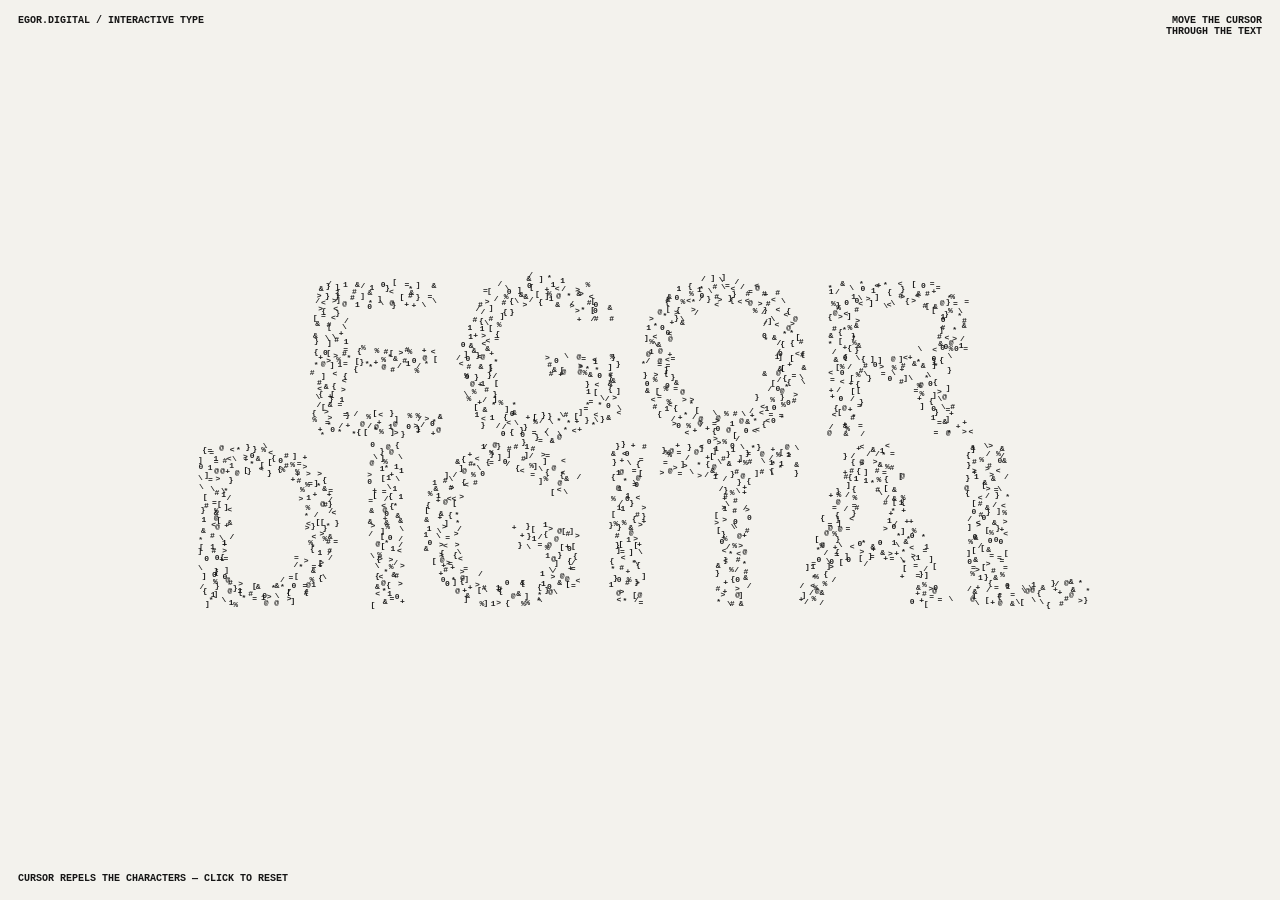
<file: effects/ascii-cursor-field/index.html>
<!doctype html>
<html lang="ru">
<head>
<meta charset="utf-8">
<meta name="viewport" content="width=device-width,initial-scale=1,viewport-fit=cover">
<title>ASCII Cursor Animation</title>
<style>
  :root{--bg:#f3f2ed;--fg:#151515}
  *{box-sizing:border-box}
  html,body{margin:0;width:100%;height:100%;overflow:hidden;background:var(--bg);color:var(--fg);font-family:Arial,Helvetica,sans-serif}
  canvas{position:fixed;inset:0;width:100%;height:100%;display:block}
  .meta{position:fixed;z-index:2;left:18px;right:18px;top:16px;display:flex;justify-content:space-between;gap:20px;font:700 10px/1.05 "Courier New",monospace;text-transform:uppercase;pointer-events:none}
  .meta span:last-child{text-align:right}
  .hint{position:fixed;z-index:2;left:18px;bottom:16px;font:700 10px/1 "Courier New",monospace;text-transform:uppercase;pointer-events:none}
  .cursor{position:fixed;z-index:3;width:26px;height:26px;border:1px solid var(--fg);border-radius:50%;transform:translate(-50%,-50%);pointer-events:none;opacity:0;transition:opacity .2s}
  @media (pointer:coarse){.cursor{display:none}.hint{display:none}}
</style>
</head>
<body>
<div class="meta"><span>EGOR.DIGITAL / INTERACTIVE TYPE</span><span>MOVE THE CURSOR<br>THROUGH THE TEXT</span></div>
<canvas id="scene"></canvas>
<div class="hint">CURSOR REPELS THE CHARACTERS — CLICK TO RESET</div>
<div class="cursor" id="cursor"></div>
<script>
(() => {
  const CONFIG = {
    lines: ['EGOR', 'DIGITAL'],
    symbols: '01@#%&*+=/\\<>[]{}',
    gapDesktop: 8,
    gapMobile: 7,
    cursorRadius: 125,
    cursorForce: 2.35,
    spring: 0.036,
    friction: 0.86,
    fontFamily: 'Arial Black, Arial, sans-serif'
  };

  const canvas = document.getElementById('scene');
  const ctx = canvas.getContext('2d');
  const cursorEl = document.getElementById('cursor');
  const mask = document.createElement('canvas');
  const mctx = mask.getContext('2d', {willReadFrequently:true});
  let dpr = 1, width = 0, height = 0, particles = [], pointer = {x:-9999,y:-9999,active:false};

  const rand = (a,b) => a + Math.random()*(b-a);
  const symbol = () => CONFIG.symbols[(Math.random()*CONFIG.symbols.length)|0];

  function fitCanvas(){
    dpr = Math.min(window.devicePixelRatio || 1, 2);
    width = innerWidth; height = innerHeight;
    canvas.width = Math.round(width*dpr); canvas.height = Math.round(height*dpr);
    canvas.style.width = width+'px'; canvas.style.height = height+'px';
    ctx.setTransform(dpr,0,0,dpr,0,0);
    mask.width = width; mask.height = height;
    buildTargets();
  }

  function drawMask(){
    mctx.clearRect(0,0,width,height);
    mctx.fillStyle = '#000';
    mctx.textAlign = 'center';
    mctx.textBaseline = 'middle';
    const side = Math.max(20, width*.035);
    const availableW = width - side*2;
    const availableH = height*.68;
    let size = Math.min(availableW/5.15, availableH/2.25);
    size = Math.max(70, Math.min(size, 250));
    mctx.font = `900 ${size}px ${CONFIG.fontFamily}`;
    const lineGap = size*.72;
    const centerY = height*.51;
    CONFIG.lines.forEach((line,i) => {
      const y = centerY + (i-(CONFIG.lines.length-1)/2)*lineGap;
      mctx.fillText(line, width/2, y);
    });
  }

  function buildTargets(){
    drawMask();
    const pixels = mctx.getImageData(0,0,width,height).data;
    const gap = width < 700 ? CONFIG.gapMobile : CONFIG.gapDesktop;
    const targets = [];
    const offset = gap*.5;
    for(let y=0;y<height;y+=gap){
      for(let x=0;x<width;x+=gap){
        if(pixels[((y|0)*width+(x|0))*4+3] > 120){
          targets.push({x:x+rand(-offset*.22,offset*.22),y:y+rand(-offset*.22,offset*.22)});
        }
      }
    }
    for(let i=targets.length-1;i>0;i--){
      const j=(Math.random()*(i+1))|0; [targets[i],targets[j]]=[targets[j],targets[i]];
    }
    const old = particles;
    particles = targets.map((t,i) => {
      const p = old[i];
      return p ? {...p, tx:t.x, ty:t.y} : {
        x: width/2 + rand(-width*.45,width*.45),
        y: height/2 + rand(-height*.45,height*.45),
        tx:t.x, ty:t.y, vx:rand(-2,2), vy:rand(-2,2), glyph:symbol(), phase:rand(0,Math.PI*2)
      };
    });
  }

  function reset(){
    particles.forEach(p => {
      p.x = width/2 + rand(-width*.48,width*.48);
      p.y = height/2 + rand(-height*.48,height*.48);
      p.vx = rand(-5,5); p.vy = rand(-5,5);
    });
  }

  function update(){
    for(const p of particles){
      if(pointer.active){
        const dx=p.x-pointer.x, dy=p.y-pointer.y;
        const d2=dx*dx+dy*dy;
        const r=CONFIG.cursorRadius;
        if(d2<r*r && d2>0.1){
          const d=Math.sqrt(d2);
          const force=(1-d/r)*CONFIG.cursorForce;
          p.vx += dx/d*force;
          p.vy += dy/d*force;
        }
      }
      p.vx += (p.tx-p.x)*CONFIG.spring;
      p.vy += (p.ty-p.y)*CONFIG.spring;
      p.vx *= CONFIG.friction;
      p.vy *= CONFIG.friction;
      p.x += p.vx;
      p.y += p.vy;
    }
  }

  function draw(){
    ctx.clearRect(0,0,width,height);
    ctx.fillStyle='#151515';
    const fontSize = width < 700 ? 7 : 8;
    ctx.font=`700 ${fontSize}px "Courier New", monospace`;
    ctx.textAlign='center'; ctx.textBaseline='middle';
    for(const p of particles){
      const speed=Math.abs(p.vx)+Math.abs(p.vy);
      if(speed>3 && Math.random()<.025) p.glyph=symbol();
      ctx.globalAlpha=Math.max(.42,1-Math.min(speed/18,.58));
      ctx.fillText(p.glyph,p.x,p.y);
    }
    ctx.globalAlpha=1;
    update();
    requestAnimationFrame(draw);
  }

  addEventListener('pointermove', e => {
    pointer.x=e.clientX; pointer.y=e.clientY; pointer.active=true;
    cursorEl.style.left=e.clientX+'px'; cursorEl.style.top=e.clientY+'px'; cursorEl.style.opacity='1';
  }, {passive:true});
  addEventListener('pointerleave', () => {pointer.active=false;cursorEl.style.opacity='0'});
  addEventListener('pointerdown', reset);
  addEventListener('resize', fitCanvas);
  fitCanvas();
  requestAnimationFrame(draw);
})();
</script>
</body>
</html>
</file>
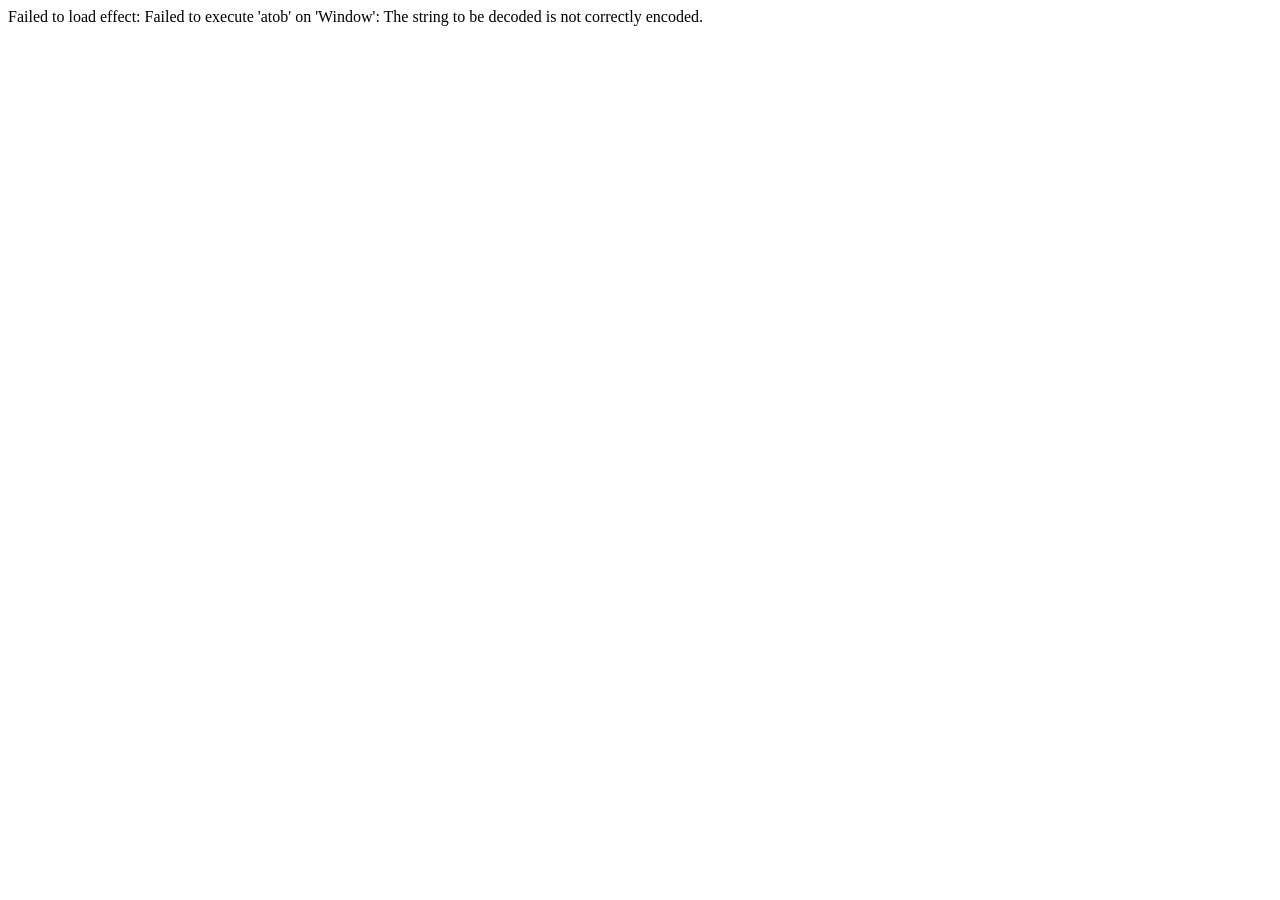
<file: effects/ion-speaker/index.html>
<!doctype html><meta charset="utf-8"><title>ION Speaker Prototype</title><script>(async()=>{const files=['source-1.b64','source-02.b64','source-03.b64','source-04.b64','source-05.b64','source-06.b64','source-07.b64','source-08.b64','source-09.b64','source-10.b64','source-11.b64'];const parts=await Promise.all(files.map(f=>fetch('./'+f).then(r=>{if(!r.ok)throw new Error(f);return r.text()})));const html=decodeURIComponent(escape(atob(parts.join('').replace(/\s/g,''))));document.open();document.write(html);document.close()})().catch(e=>document.body.textContent='Failed to load effect: '+e.message)</script>
</file>
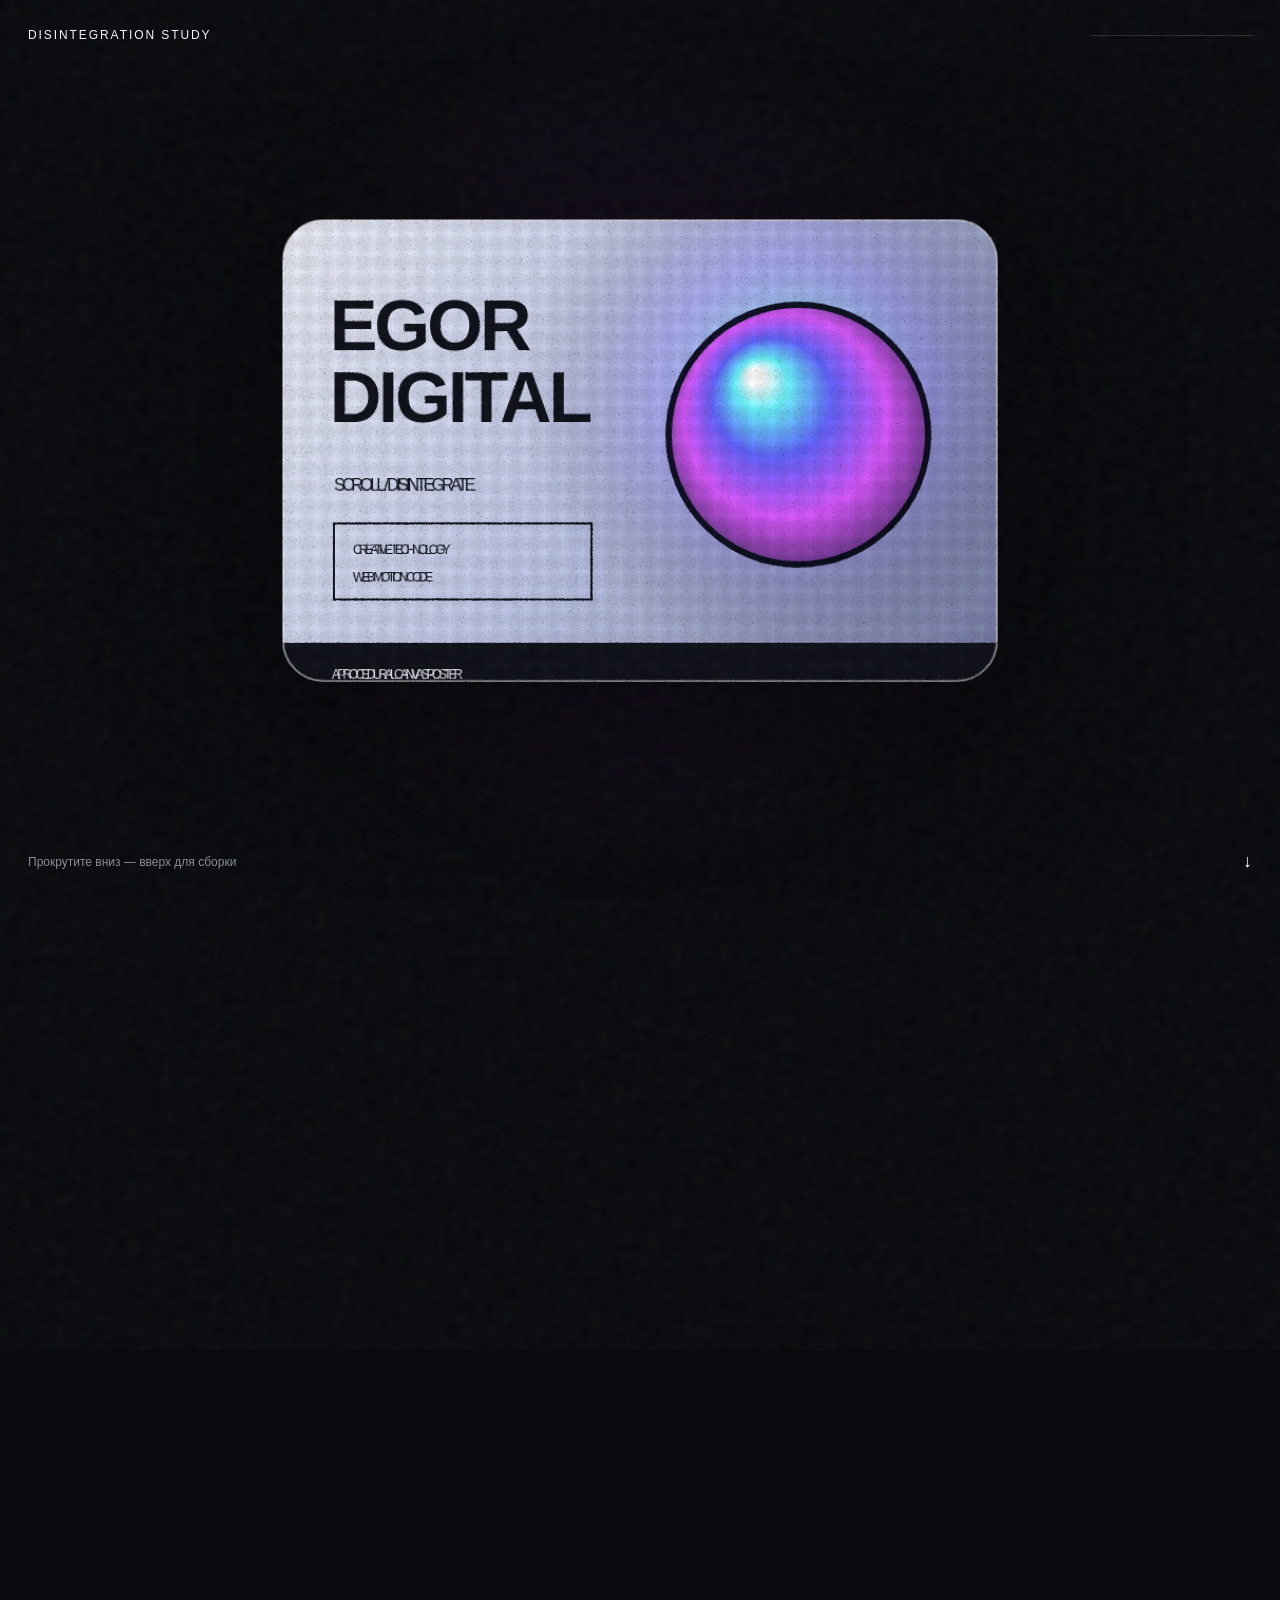
<file: effects/scroll-disintegration/index.html>
<!doctype html>
<html lang="ru">
<head>
<meta charset="utf-8">
<meta name="viewport" content="width=device-width,initial-scale=1">
<title>Scroll Disintegration</title>
<style>
:root{--bg:#090a0d;--fg:#f4f5f7;--muted:#888d99}
*{box-sizing:border-box}
html,body{margin:0;background:var(--bg);color:var(--fg);font-family:Arial,Helvetica,sans-serif}
body{height:340vh;overflow-x:hidden}
.stage{position:fixed;inset:0;display:grid;place-items:center;overflow:hidden}
.glow{position:absolute;width:min(78vw,900px);aspect-ratio:1;border-radius:50%;background:radial-gradient(circle,#5064ff20 0,#c84dff0d 35%,transparent 70%);filter:blur(20px)}
.stack{position:relative;width:min(72vw,760px);aspect-ratio:3/2;filter:drop-shadow(0 30px 80px #000a)}
.stack canvas{position:absolute;inset:0;width:100%;height:100%;will-change:transform,opacity,filter;transform-origin:50% 50%;pointer-events:none}
.ui{position:fixed;z-index:5;inset:0;pointer-events:none;padding:28px;display:flex;flex-direction:column;justify-content:space-between}
.top,.bottom{display:flex;justify-content:space-between;align-items:center;gap:20px}
.label{font-size:12px;letter-spacing:.16em;text-transform:uppercase}
.progress{width:160px;height:1px;background:#ffffff25;overflow:hidden}
.progress i{display:block;height:100%;width:100%;background:#fff;transform:scaleX(0);transform-origin:left}
.bottom{color:var(--muted);font-size:12px}
.arrow{font-size:18px;color:#fff;animation:bob 1.7s ease-in-out infinite}
@keyframes bob{50%{transform:translateY(7px)}}
.grain{position:fixed;inset:-50%;pointer-events:none;opacity:.055;background-image:url("data:image/svg+xml,%3Csvg viewBox='0 0 160 160' xmlns='http://www.w3.org/2000/svg'%3E%3Cfilter id='n'%3E%3CfeTurbulence type='fractalNoise' baseFrequency='.95' numOctaves='4' stitchTiles='stitch'/%3E%3C/filter%3E%3Crect width='100%25' height='100%25' filter='url(%23n)' opacity='.8'/%3E%3C/svg%3E");animation:grain .25s steps(2) infinite}
@keyframes grain{0%{transform:translate(0)}25%{transform:translate(3%,-2%)}50%{transform:translate(-2%,3%)}75%{transform:translate(2%,2%)}100%{transform:translate(-3%,-3%)}}
@media(max-width:700px){.stack{width:90vw}.ui{padding:18px}.progress{width:90px}}
@media(prefers-reduced-motion:reduce){.arrow,.grain{animation:none}}
</style>
</head>
<body>
<div class="stage">
  <div class="glow"></div>
  <div class="stack" id="stack"></div>
</div>
<div class="ui">
  <div class="top"><span class="label">Disintegration study</span><div class="progress"><i id="bar"></i></div></div>
  <div class="bottom"><span>Прокрутите вниз — вверх для сборки</span><span class="arrow">↓</span></div>
</div>
<div class="grain"></div>
<script>
(()=>{
const COUNT=64,REPEAT=2,W=720,H=480,stack=document.querySelector('#stack'),bar=document.querySelector('#bar');
const clamp=(v,a=0,b=1)=>Math.max(a,Math.min(b,v));
const ease=t=>1-Math.pow(1-t,3);
const rand=(a,b)=>a+Math.random()*(b-a);
function rounded(ctx,x,y,w,h,r){ctx.beginPath();ctx.roundRect(x,y,w,h,r)}
function artwork(){
 const c=document.createElement('canvas');c.width=W;c.height=H;
 const g=c.getContext('2d');g.clearRect(0,0,W,H);g.save();rounded(g,22,22,W-44,H-44,38);g.clip();
 let bg=g.createLinearGradient(0,0,W,H);bg.addColorStop(0,'#eef0f7');bg.addColorStop(.48,'#bfc7e8');bg.addColorStop(1,'#70769f');g.fillStyle=bg;g.fillRect(0,0,W,H);
 let halo=g.createRadialGradient(505,185,0,505,185,260);halo.addColorStop(0,'#ffffffcc');halo.addColorStop(.22,'#84f7ff88');halo.addColorStop(.5,'#755cff44');halo.addColorStop(1,'transparent');g.fillStyle=halo;g.fillRect(0,0,W,H);
 g.globalCompositeOperation='multiply';g.fillStyle='#171925';g.beginPath();g.arc(510,225,126,0,Math.PI*2);g.fill();
 let orb=g.createRadialGradient(470,170,8,515,230,150);orb.addColorStop(0,'#fff');orb.addColorStop(.12,'#60f6ff');orb.addColorStop(.34,'#5957ff');orb.addColorStop(.62,'#d74dff');orb.addColorStop(1,'#171925');g.globalCompositeOperation='screen';g.fillStyle=orb;g.beginPath();g.arc(510,225,120,0,Math.PI*2);g.fill();
 g.globalCompositeOperation='source-over';g.fillStyle='#11131b';g.font='700 68px Arial';g.letterSpacing='-3px';g.fillText('EGOR',66,145);g.fillText('DIGITAL',66,213);g.font='16px Arial';g.fillText('SCROLL / DISINTEGRATE',70,278);g.strokeStyle='#11131b';g.lineWidth=2;g.strokeRect(70,309,244,72);g.font='12px Arial';g.fillText('CREATIVE TECHNOLOGY',88,338);g.fillText('WEB · MOTION · CODE',88,364);g.fillStyle='#11131b';g.fillRect(0,H-58,W,58);g.fillStyle='#f6f7fb';g.font='12px Arial';g.fillText('A PROCEDURAL CANVAS POSTER',68,H-24);g.restore();g.strokeStyle='#ffffff55';g.lineWidth=2;rounded(g,22,22,W-44,H-44,38);g.stroke();return c;
}
function hash(x,y){let n=Math.sin(x*12.9898+y*78.233)*43758.5453;return n-Math.floor(n)}
function build(){
 const src=artwork(),ctx=src.getContext('2d'),img=ctx.getImageData(0,0,W,H),layers=[];
 for(let i=0;i<COUNT;i++)layers.push(ctx.createImageData(W,H));
 for(let y=0;y<H;y++)for(let x=0;x<W;x++){const p=(x+y*W)*4;if(img.data[p+3]===0)continue;for(let r=0;r<REPEAT;r++){const noise=hash(x+r*19,y+r*31);const idx=Math.min(COUNT-1,Math.floor(COUNT*(noise+2*x/W)/3));const d=layers[idx].data;d[p]=img.data[p];d[p+1]=img.data[p+1];d[p+2]=img.data[p+2];d[p+3]=img.data[p+3]}}
 layers.forEach((data,i)=>{const c=document.createElement('canvas');c.width=W;c.height=H;c.getContext('2d').putImageData(data,0,0);const ang=rand(-Math.PI*.78,Math.PI*.78),side=i/(COUNT-1);c._fx={x:Math.cos(ang)*rand(70,220)+rand(40,170),y:Math.sin(ang)*rand(55,190)+rand(-40,40),rot:rand(-19,19),scale:rand(1.01,1.08),delay:side*.62};stack.appendChild(c)})
}
build();
let current=0,target=0;
function updateScroll(){const max=document.documentElement.scrollHeight-innerHeight;target=clamp(scrollY/max)}
addEventListener('scroll',updateScroll,{passive:true});updateScroll();
function frame(){
 current+=(target-current)*.085;bar.style.transform=`scaleX(${current})`;const nodes=stack.children;
 for(let i=0;i<nodes.length;i++){const c=nodes[i],f=c._fx;const local=clamp((current-f.delay)/.62);const e=ease(local);const turbulence=Math.sin(local*Math.PI)*Math.sin(i*2.13)*12;c.style.transform=`translate3d(${f.x*e}px,${f.y*e+turbulence}px,0) rotate(${f.rot*e}deg) scale(${1+(f.scale-1)*e})`;c.style.opacity=1-e;c.style.filter=`blur(${e*2.2}px)`}
 requestAnimationFrame(frame)
}
requestAnimationFrame(frame);
})();
</script>
</body>
</html>
</file>
